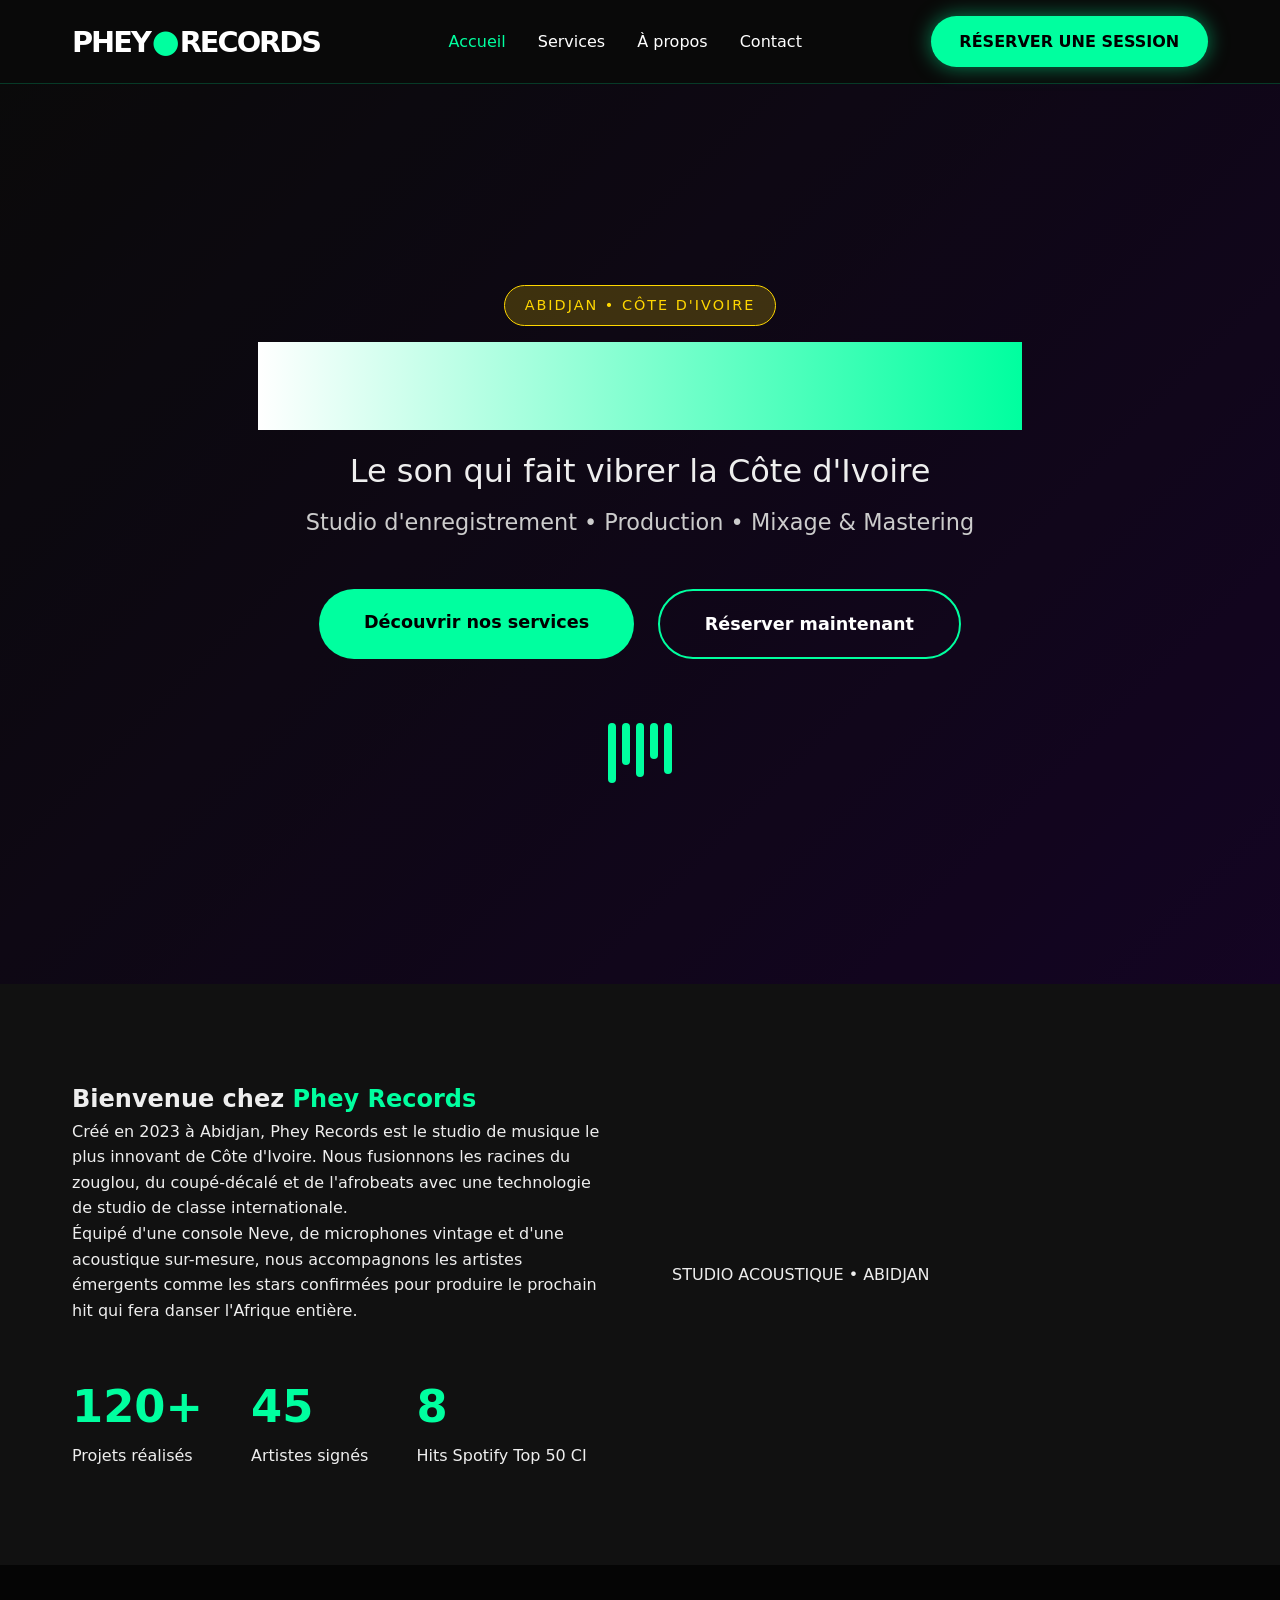
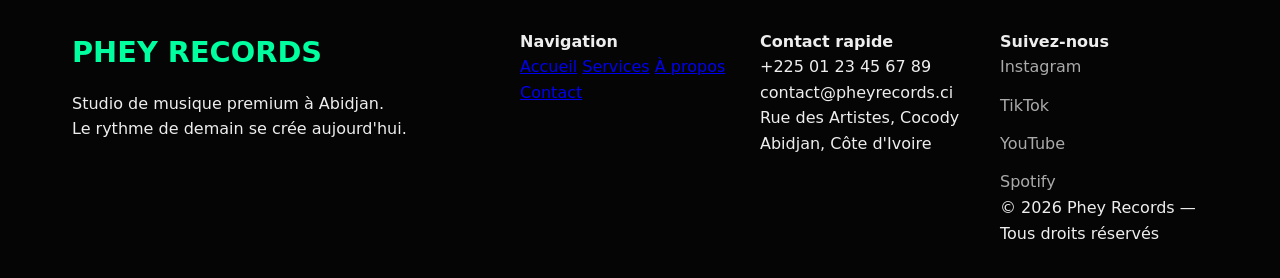
<file: index.html>
<!DOCTYPE html>
<html lang="fr">
<head>
    <meta charset="UTF-8">
    <meta name="viewport" content="width=device-width, initial-scale=1.0">
    <meta name="description" content="Phey Records - Studio de musique ivoirien à Abidjan. Enregistrement, production, mixage & mastering. Le son de la Côte d'Ivoire.">
    <title>Phey Records • Studio de Musique Ivoirien</title>
    <link rel="stylesheet" href="style.css">
</head>
<body>
    <!-- NAVIGATION 100% CSS -->
    <nav class="navbar">
        <input type="checkbox" id="menu-toggle" class="menu-toggle">
        
        <div class="nav-container">
            <!-- Logo -->
            <a href="index.html" class="logo">
                <span class="logo-text">PHEY</span><span class="logo-dot">●</span><span class="logo-text">RECORDS</span>
            </a>
            
            <!-- Liens desktop -->
            <ul class="nav-links">
                <li><a href="index.html" class="nav-link active">Accueil</a></li>
                <li><a href="services.html" class="nav-link">Services</a></li>
                <li><a href="about.html" class="nav-link">À propos</a></li>
                <li><a href="contact.html" class="nav-link">Contact</a></li>
            </ul>
            
            <!-- Bouton desktop -->
            <a href="contact.html" class="btn-reserver">RÉSERVER UNE SESSION</a>
            
            <!-- Hamburger (label pour le checkbox) -->
            <label for="menu-toggle" class="hamburger">
                <span></span>
                <span></span>
                <span></span>
            </label>
        </div>
        
        <!-- Menu mobile (100% CSS) -->
        <div class="mobile-menu">
            <ul>
                <li><a href="index.html">Accueil</a></li>
                <li><a href="services.html">Services</a></li>
                <li><a href="apropos.html">À propos</a></li>
                <li><a href="contact.html">Contact</a></li>
                <li><a href="contact.html" class="btn-reserver mobile-btn">RÉSERVER UNE SESSION</a></li>
            </ul>
        </div>
    </nav>

    <!-- HERO -->
    <header class="hero">
        <div class="hero-overlay"></div>
        <div class="hero-content">
            <div class="hero-badge">ABIDJAN • CÔTE D'IVOIRE</div>
            <h1 class="hero-title">PHEY RECORDS</h1>
            <p class="hero-subtitle">Le son qui fait vibrer la Côte d'Ivoire</p>
            <p class="hero-tagline">Studio d'enregistrement • Production • Mixage & Mastering</p>
            
            <div class="hero-buttons">
                <a href="services.html" class="btn-primary">Découvrir nos services</a>
                <a href="contact.html" class="btn-secondary">Réserver maintenant</a>
            </div>
            
            <div class="waveform">
                <div class="bar"></div>
                <div class="bar"></div>
                <div class="bar"></div>
                <div class="bar"></div>
                <div class="bar"></div>
            </div>
        </div>
    </header>

    <!-- PRÉSENTATION -->
    <section class="presentation">
        <div class="container">
            <div class="presentation-grid">
                <div class="presentation-text">
                    <h2>Bienvenue chez <span class="highlight">Phey Records</span></h2>
                    <p>Créé en 2023 à Abidjan, Phey Records est le studio de musique le plus innovant de Côte d'Ivoire. Nous fusionnons les racines du zouglou, du coupé-décalé et de l'afrobeats avec une technologie de studio de classe internationale.</p>
                    <p>Équipé d'une console Neve, de microphones vintage et d'une acoustique sur-mesure, nous accompagnons les artistes émergents comme les stars confirmées pour produire le prochain hit qui fera danser l'Afrique entière.</p>
                    <div class="stats">
                        <div class="stat-item">
                            <span class="stat-number">120+</span>
                            <span class="stat-label">Projets réalisés</span>
                        </div>
                        <div class="stat-item">
                            <span class="stat-number">45</span>
                            <span class="stat-label">Artistes signés</span>
                        </div>
                        <div class="stat-item">
                            <span class="stat-number">8</span>
                            <span class="stat-label">Hits Spotify Top 50 CI</span>
                        </div>
                    </div>
                </div>
                
                <div class="presentation-visual">
                    <div class="studio-visual">
                        <div class="neon-circle"></div>
                        <p class="studio-text">STUDIO ACOUSTIQUE • ABIDJAN</p>
                    </div>
                </div>
            </div>
        </div>
    </section>

    <!-- FOOTER -->
    <footer class="footer">
        <div class="container">
            <div class="footer-grid">
                <div class="footer-col">
                    <div class="logo-footer">PHEY RECORDS</div>
                    <p>Studio de musique premium à Abidjan.<br>Le rythme de demain se crée aujourd'hui.</p>
                </div>
                <div class="footer-col">
                    <h4>Navigation</h4>
                    <a href="index.html">Accueil</a>
                    <a href="services.html">Services</a>
                    <a href="apropos.html">À propos</a>
                    <a href="contact.html">Contact</a>
                </div>
                <div class="footer-col">
                    <h4>Contact rapide</h4>
                    <p>+225 01 23 45 67 89</p>
                    <p>contact@pheyrecords.ci</p>
                    <p>Rue des Artistes, Cocody<br>Abidjan, Côte d'Ivoire</p>
                </div>
                <div class="footer-col">
                    <h4>Suivez-nous</h4>
                    <div class="socials">
                        <a href="#" class="social-link">Instagram</a>
                        <a href="#" class="social-link">TikTok</a>
                        <a href="#" class="social-link">YouTube</a>
                        <a href="#" class="social-link">Spotify</a>
                    </div>
                    <p class="copyright">© 2026 Phey Records — Tous droits réservés</p>
                </div>
            </div>
        </div>
    </footer>
</body>
</html>
</file>
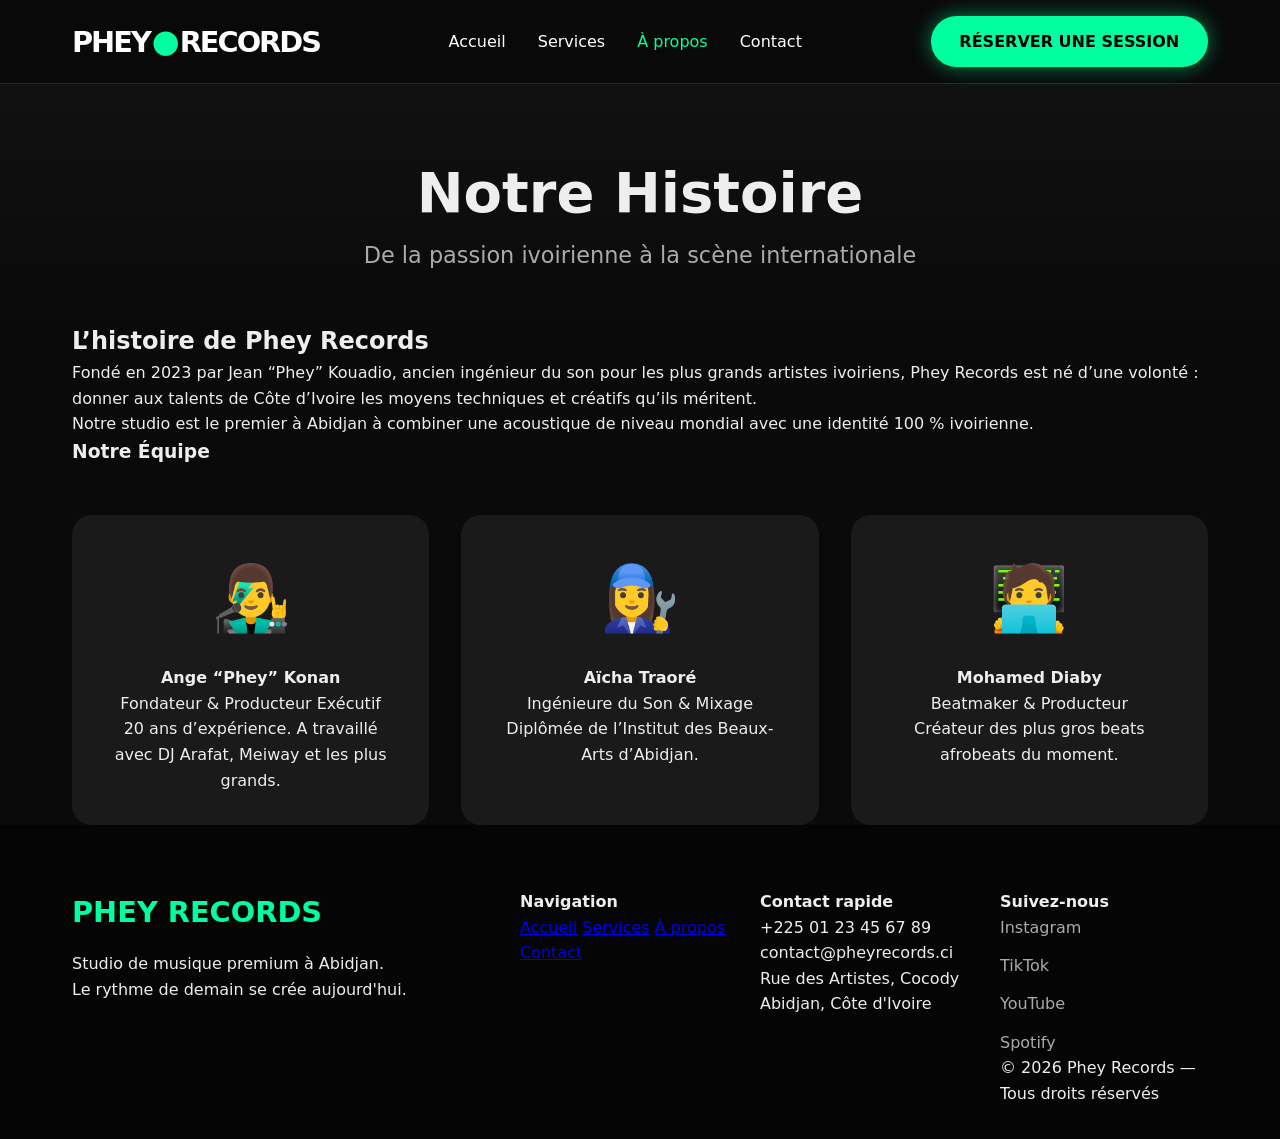
<file: about.html>
<!DOCTYPE html>
<html lang="fr">
<head>
    <meta charset="UTF-8">
    <meta name="viewport" content="width=device-width, initial-scale=1.0">
    <title>À propos • Phey Records</title>
    <link rel="stylesheet" href="style.css">
</head>
<body>
    <nav class="navbar">
        <input type="checkbox" id="menu-toggle" class="menu-toggle">
        
        <div class="nav-container">
            <a href="index.html" class="logo">
                <span class="logo-text">PHEY</span><span class="logo-dot">●</span><span class="logo-text">RECORDS</span>
            </a>
            
            <ul class="nav-links">
                <li><a href="index.html" class="nav-link">Accueil</a></li>
                <li><a href="services.html" class="nav-link">Services</a></li>
                <li><a href="apropos.html" class="nav-link active">À propos</a></li>
                <li><a href="contact.html" class="nav-link">Contact</a></li>
            </ul>
            
            <a href="contact.html" class="btn-reserver">RÉSERVER UNE SESSION</a>
            
            <label for="menu-toggle" class="hamburger">
                <span></span><span></span><span></span>
            </label>
        </div>
        
        <div class="mobile-menu">
            <ul>
                <li><a href="index.html">Accueil</a></li>
                <li><a href="services.html">Services</a></li>
                <li><a href="apropos.html">À propos</a></li>
                <li><a href="contact.html">Contact</a></li>
                <li><a href="contact.html" class="btn-reserver mobile-btn">RÉSERVER UNE SESSION</a></li>
            </ul>
        </div>
    </nav>

    <header class="page-header">
        <h1>Notre Histoire</h1>
        <p class="page-subtitle">De la passion ivoirienne à la scène internationale</p>
    </header>

    <section class="about-section">
        <div class="container">
            <div class="story">
                <h2>L’histoire de Phey Records</h2>
                <p>Fondé en 2023 par Jean “Phey” Kouadio, ancien ingénieur du son pour les plus grands artistes ivoiriens, Phey Records est né d’une volonté : donner aux talents de Côte d’Ivoire les moyens techniques et créatifs qu’ils méritent.</p>
                <p>Notre studio est le premier à Abidjan à combiner une acoustique de niveau mondial avec une identité 100 % ivoirienne.</p>
            </div>

            <h3 class="team-title">Notre Équipe</h3>
            <div class="team-grid">
                <div class="team-card">
                    <div class="team-avatar">👨‍🎤</div>
                    <h4>Ange “Phey” Konan</h4>
                    <p class="role">Fondateur & Producteur Exécutif</p>
                    <p>20 ans d’expérience. A travaillé avec DJ Arafat, Meiway et les plus grands.</p>
                </div>
                <div class="team-card">
                    <div class="team-avatar">👩‍🔧</div>
                    <h4>Aïcha Traoré</h4>
                    <p class="role">Ingénieure du Son & Mixage</p>
                    <p>Diplômée de l’Institut des Beaux-Arts d’Abidjan.</p>
                </div>
                <div class="team-card">
                    <div class="team-avatar">🧑‍💻</div>
                    <h4>Mohamed Diaby</h4>
                    <p class="role">Beatmaker & Producteur</p>
                    <p>Créateur des plus gros beats afrobeats du moment.</p>
                </div>
            </div>
        </div>
    </section>

    <footer class="footer">
        <div class="container">
            <div class="footer-grid">
                <div class="footer-col">
                    <div class="logo-footer">PHEY RECORDS</div>
                    <p>Studio de musique premium à Abidjan.<br>Le rythme de demain se crée aujourd'hui.</p>
                </div>
                <div class="footer-col">
                    <h4>Navigation</h4>
                    <a href="index.html">Accueil</a>
                    <a href="services.html">Services</a>
                    <a href="about.html">À propos</a>
                    <a href="contact.html">Contact</a>
                </div>
                <div class="footer-col">
                    <h4>Contact rapide</h4>
                    <p>+225 01 23 45 67 89</p>
                    <p>contact@pheyrecords.ci</p>
                    <p>Rue des Artistes, Cocody<br>Abidjan, Côte d'Ivoire</p>
                </div>
                <div class="footer-col">
                    <h4>Suivez-nous</h4>
                    <div class="socials">
                        <a href="#" class="social-link">Instagram</a>
                        <a href="#" class="social-link">TikTok</a>
                        <a href="#" class="social-link">YouTube</a>
                        <a href="#" class="social-link">Spotify</a>
                    </div>
                    <p class="copyright">© 2026 Phey Records — Tous droits réservés</p>
                </div>
            </div>
        </div>
    </footer>
</body>
</html>
</file>
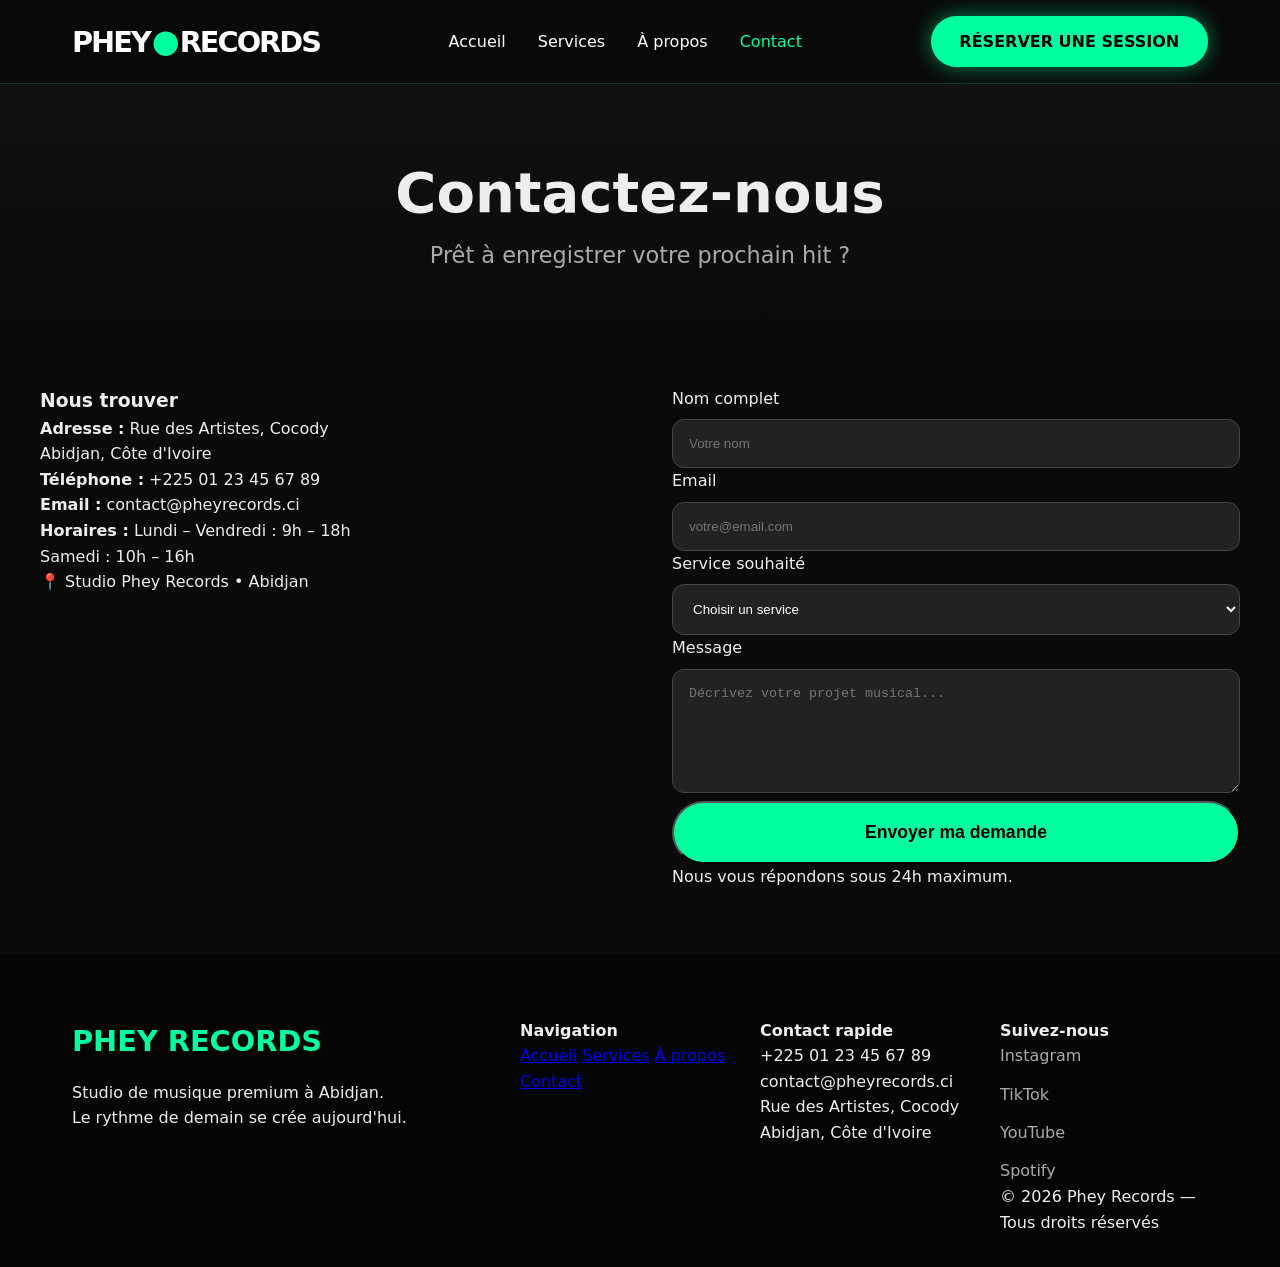
<file: contact.html>
<!DOCTYPE html>
<html lang="fr">
<head>
    <meta charset="UTF-8">
    <meta name="viewport" content="width=device-width, initial-scale=1.0">
    <title>Contact • Phey Records</title>
    <link rel="stylesheet" href="style.css">
</head>
<body>
    <nav class="navbar">
        <input type="checkbox" id="menu-toggle" class="menu-toggle">
        
        <div class="nav-container">
            <a href="index.html" class="logo">
                <span class="logo-text">PHEY</span><span class="logo-dot">●</span><span class="logo-text">RECORDS</span>
            </a>
            
            <ul class="nav-links">
                <li><a href="index.html" class="nav-link">Accueil</a></li>
                <li><a href="services.html" class="nav-link">Services</a></li>
                <li><a href="about.html" class="nav-link">À propos</a></li>
                <li><a href="contact.html" class="nav-link active">Contact</a></li>
            </ul>
            
            <a href="contact.html" class="btn-reserver">RÉSERVER UNE SESSION</a>
            
            <label for="menu-toggle" class="hamburger">
                <span></span><span></span><span></span>
            </label>
        </div>
        
        <div class="mobile-menu">
            <ul>
                <li><a href="index.html">Accueil</a></li>
                <li><a href="services.html">Services</a></li>
                <li><a href="apropos.html">À propos</a></li>
                <li><a href="contact.html">Contact</a></li>
                <li><a href="contact.html" class="btn-reserver mobile-btn">RÉSERVER UNE SESSION</a></li>
            </ul>
        </div>
    </nav>

    <header class="page-header">
        <h1>Contactez-nous</h1>
        <p class="page-subtitle">Prêt à enregistrer votre prochain hit ?</p>
    </header>

    <section class="contact-section">
        <div class="container contact-grid">
            <div class="contact-info">
                <h3>Nous trouver</h3>
                <div class="info-item"><strong>Adresse :</strong> Rue des Artistes, Cocody<br>Abidjan, Côte d'Ivoire</div>
                <div class="info-item"><strong>Téléphone :</strong> +225 01 23 45 67 89</div>
                <div class="info-item"><strong>Email :</strong> contact@pheyrecords.ci</div>
                <div class="info-item"><strong>Horaires :</strong> Lundi – Vendredi : 9h – 18h<br>Samedi : 10h – 16h</div>
                
                <div class="map-placeholder">
                    <div class="map-box">📍 Studio Phey Records • Abidjan</div>
                </div>
            </div>
            
            <form class="contact-form" action="#" method="POST">
                <div class="form-group">
                    <label>Nom complet</label>
                    <input type="text" name="name" placeholder="Votre nom" required>
                </div>
                <div class="form-group">
                    <label>Email</label>
                    <input type="email" name="email" placeholder="votre@email.com" required>
                </div>
                <div class="form-group">
                    <label>Service souhaité</label>
                    <select name="service">
                        <option value="">Choisir un service</option>
                        <option value="enregistrement">Enregistrement Studio</option>
                        <option value="mixage">Mixage & Mastering</option>
                        <option value="beat">Production Beat</option>
                        <option value="location">Location Salle</option>
                    </select>
                </div>
                <div class="form-group">
                    <label>Message</label>
                    <textarea name="message" rows="6" placeholder="Décrivez votre projet musical..." required></textarea>
                </div>
                <button type="submit" class="btn-primary full-width">Envoyer ma demande</button>
                <p class="form-note">Nous vous répondons sous 24h maximum.</p>
            </form>
        </div>
    </section>

    <footer class="footer">
        <div class="container">
            <div class="footer-grid">
                <div class="footer-col">
                    <div class="logo-footer">PHEY RECORDS</div>
                    <p>Studio de musique premium à Abidjan.<br>Le rythme de demain se crée aujourd'hui.</p>
                </div>
                <div class="footer-col">
                    <h4>Navigation</h4>
                    <a href="index.html">Accueil</a>
                    <a href="services.html">Services</a>
                    <a href="apropos.html">À propos</a>
                    <a href="contact.html">Contact</a>
                </div>
                <div class="footer-col">
                    <h4>Contact rapide</h4>
                    <p>+225 01 23 45 67 89</p>
                    <p>contact@pheyrecords.ci</p>
                    <p>Rue des Artistes, Cocody<br>Abidjan, Côte d'Ivoire</p>
                </div>
                <div class="footer-col">
                    <h4>Suivez-nous</h4>
                    <div class="socials">
                        <a href="#" class="social-link">Instagram</a>
                        <a href="#" class="social-link">TikTok</a>
                        <a href="#" class="social-link">YouTube</a>
                        <a href="#" class="social-link">Spotify</a>
                    </div>
                    <p class="copyright">© 2026 Phey Records — Tous droits réservés</p>
                </div>
            </div>
        </div>
    </footer>
</body>
</html>
</file>
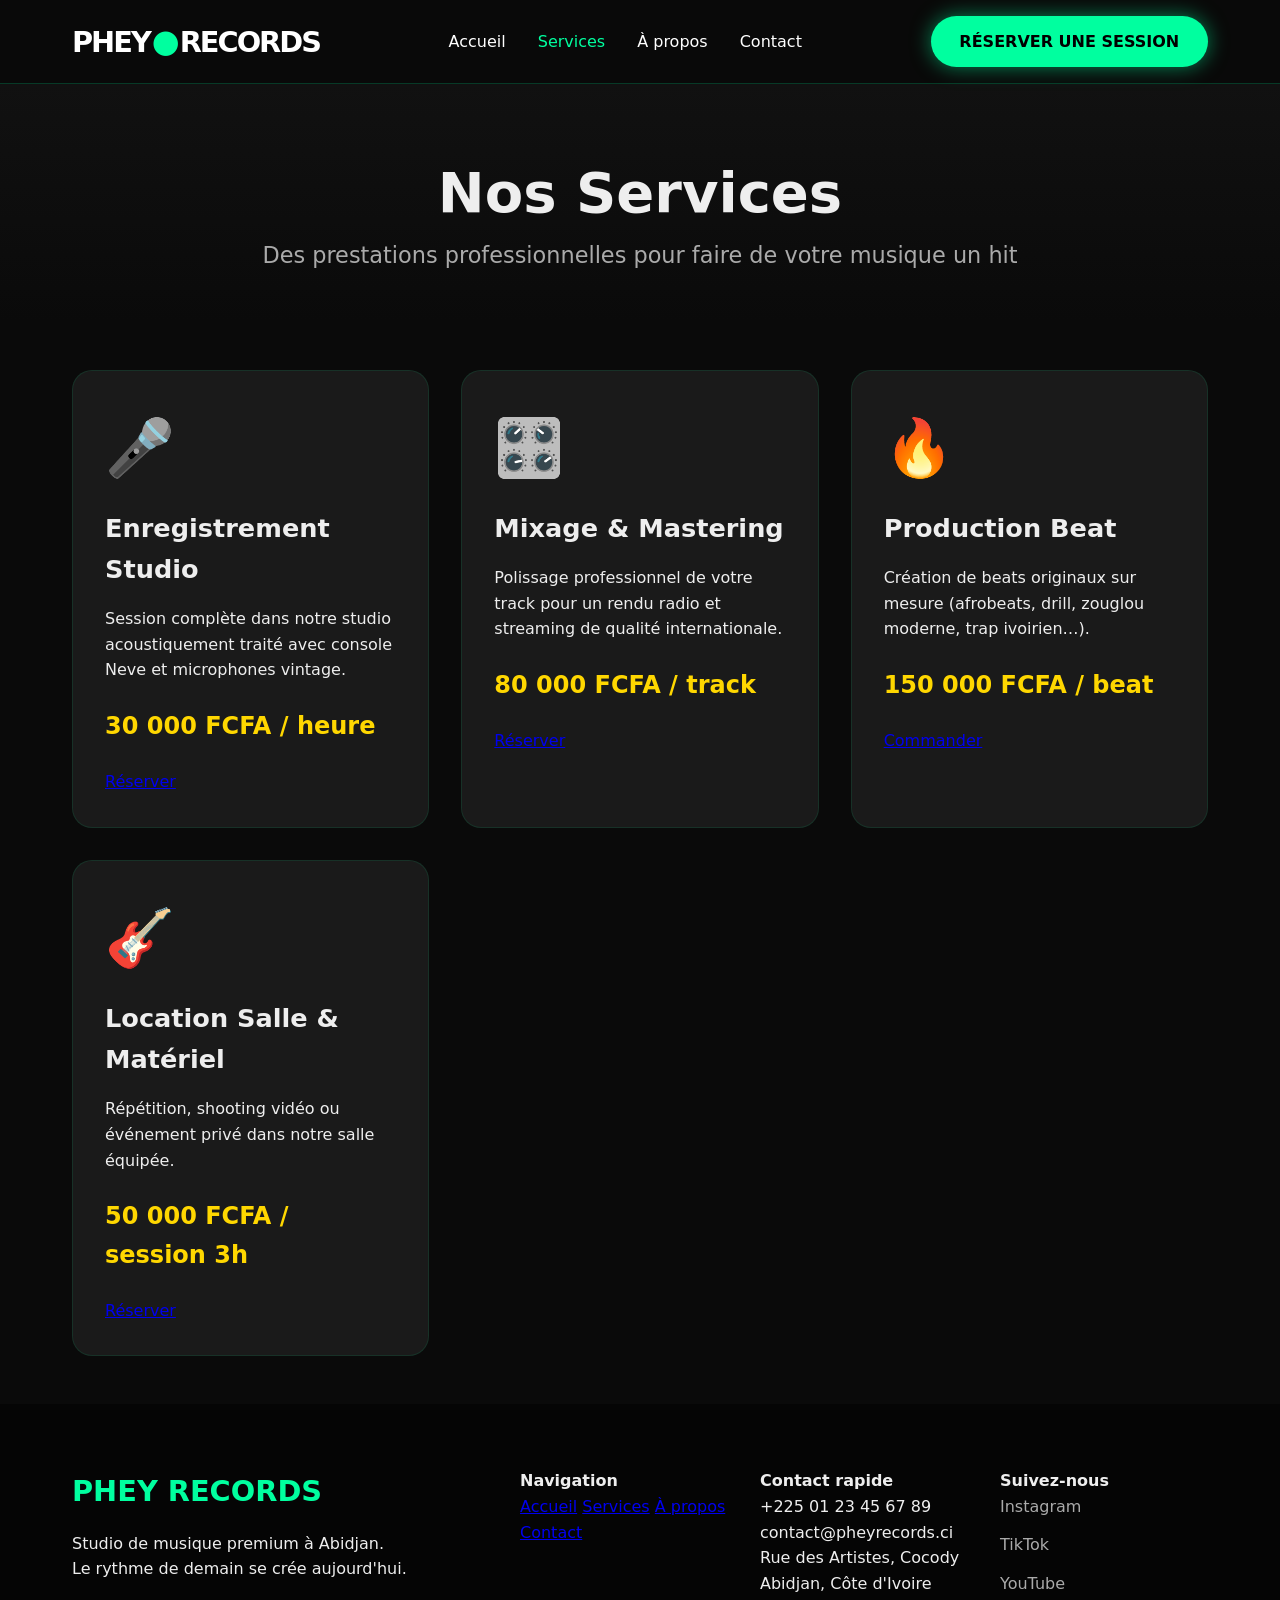
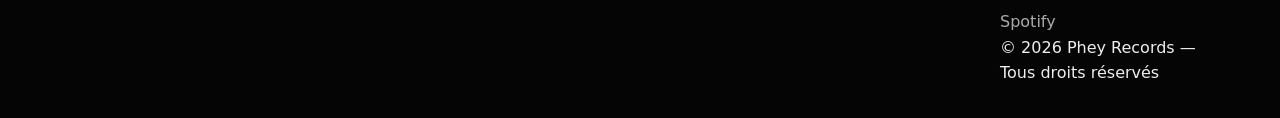
<file: services.html>
<!DOCTYPE html>
<html lang="fr">
<head>
    <meta charset="UTF-8">
    <meta name="viewport" content="width=device-width, initial-scale=1.0">
    <title>Services • Phey Records</title>
    <link rel="stylesheet" href="style.css">
</head>
<body>
    <nav class="navbar">
        <input type="checkbox" id="menu-toggle" class="menu-toggle">
        
        <div class="nav-container">
            <a href="index.html" class="logo">
                <span class="logo-text">PHEY</span><span class="logo-dot">●</span><span class="logo-text">RECORDS</span>
            </a>
            
            <ul class="nav-links">
                <li><a href="index.html" class="nav-link">Accueil</a></li>
                <li><a href="services.html" class="nav-link active">Services</a></li>
                <li><a href="about.html" class="nav-link">À propos</a></li>
                <li><a href="contact.html" class="nav-link">Contact</a></li>
            </ul>
            
            <a href="contact.html" class="btn-reserver">RÉSERVER UNE SESSION</a>
            
            <label for="menu-toggle" class="hamburger">
                <span></span><span></span><span></span>
            </label>
        </div>
        
        <div class="mobile-menu">
            <ul>
                <li><a href="index.html">Accueil</a></li>
                <li><a href="services.html">Services</a></li>
                <li><a href="apropos.html">À propos</a></li>
                <li><a href="contact.html">Contact</a></li>
                <li><a href="contact.html" class="btn-reserver mobile-btn">RÉSERVER UNE SESSION</a></li>
            </ul>
        </div>
    </nav>

    <header class="page-header">
        <h1>Nos Services</h1>
        <p class="page-subtitle">Des prestations professionnelles pour faire de votre musique un hit</p>
    </header>

    <section class="services-section">
        <div class="container">
            <div class="services-grid">
                <div class="service-card">
                    <div class="card-icon">🎤</div>
                    <h3>Enregistrement Studio</h3>
                    <p>Session complète dans notre studio acoustiquement traité avec console Neve et microphones vintage.</p>
                    <div class="price">30 000 FCFA / heure</div>
                    <a href="contact.html" class="btn-card">Réserver</a>
                </div>
                
                <div class="service-card">
                    <div class="card-icon">🎛️</div>
                    <h3>Mixage & Mastering</h3>
                    <p>Polissage professionnel de votre track pour un rendu radio et streaming de qualité internationale.</p>
                    <div class="price">80 000 FCFA / track</div>
                    <a href="contact.html" class="btn-card">Réserver</a>
                </div>
                
                <div class="service-card">
                    <div class="card-icon">🔥</div>
                    <h3>Production Beat</h3>
                    <p>Création de beats originaux sur mesure (afrobeats, drill, zouglou moderne, trap ivoirien…).</p>
                    <div class="price">150 000 FCFA / beat</div>
                    <a href="contact.html" class="btn-card">Commander</a>
                </div>
                
                <div class="service-card">
                    <div class="card-icon">🎸</div>
                    <h3>Location Salle & Matériel</h3>
                    <p>Répétition, shooting vidéo ou événement privé dans notre salle équipée.</p>
                    <div class="price">50 000 FCFA / session 3h</div>
                    <a href="contact.html" class="btn-card">Réserver</a>
                </div>
            </div>
        </div>
    </section>

    <footer class="footer">
        <div class="container">
            <div class="footer-grid">
                <div class="footer-col">
                    <div class="logo-footer">PHEY RECORDS</div>
                    <p>Studio de musique premium à Abidjan.<br>Le rythme de demain se crée aujourd'hui.</p>
                </div>
                <div class="footer-col">
                    <h4>Navigation</h4>
                    <a href="index.html">Accueil</a>
                    <a href="services.html">Services</a>
                    <a href="apropos.html">À propos</a>
                    <a href="contact.html">Contact</a>
                </div>
                <div class="footer-col">
                    <h4>Contact rapide</h4>
                    <p>+225 01 23 45 67 89</p>
                    <p>contact@pheyrecords.ci</p>
                    <p>Rue des Artistes, Cocody<br>Abidjan, Côte d'Ivoire</p>
                </div>
                <div class="footer-col">
                    <h4>Suivez-nous</h4>
                    <div class="socials">
                        <a href="#" class="social-link">Instagram</a>
                        <a href="#" class="social-link">TikTok</a>
                        <a href="#" class="social-link">YouTube</a>
                        <a href="#" class="social-link">Spotify</a>
                    </div>
                    <p class="copyright">© 2026 Phey Records — Tous droits réservés</p>
                </div>
            </div>
        </div>
    </footer>
</body>
</html>
</file>
<file: style.css>
:root {
    --primary: #00ff9f;
    --accent: #ffd700;
    --dark: #0a0a0a;
    --text: #eeeeee;
}

* {
    margin: 0;
    padding: 0;
    box-sizing: border-box;
}

body {
    font-family: 'Segoe UI', system-ui, -apple-system, sans-serif;
    background: var(--dark);
    color: var(--text);
    line-height: 1.6;
}

/* ==================== NAVIGATION ==================== */
.navbar {
    background: rgba(10, 10, 10, 0.95);
    backdrop-filter: blur(10px);
    position: sticky;
    top: 0;
    z-index: 1000;
    border-bottom: 1px solid rgba(0, 255, 159, 0.2);
}

.menu-toggle {
    display: none;
}

.nav-container {
    max-width: 1200px;
    margin: 0 auto;
    padding: 1rem 2rem;
    display: flex;
    align-items: center;
    justify-content: space-between;
    position: relative;
}

.logo {
    font-size: 1.8rem;
    font-weight: 900;
    letter-spacing: -2px;
    text-decoration: none;
    color: white;
    display: flex;
    align-items: center;
}

.logo:hover { color: var(--primary); }

.logo-dot {
    color: var(--primary);
    font-size: 2rem;
    margin: 0 2px;
}

.nav-links {
    display: flex;
    gap: 2rem;
    list-style: none;
}

.nav-link {
    color: white;
    text-decoration: none;
    font-weight: 500;
    transition: color 0.3s;
}

.nav-link:hover,
.nav-link.active {
    color: var(--primary);
}

.btn-reserver {
    background: var(--primary);
    color: #000;
    padding: 0.8rem 1.8rem;
    border-radius: 50px;
    font-weight: 700;
    text-decoration: none;
    transition: all 0.3s;
    box-shadow: 0 0 20px rgba(0, 255, 159, 0.5);
}

.btn-reserver:hover {
    transform: scale(1.05);
    box-shadow: 0 0 30px rgba(0, 255, 159, 0.8);
}

/* Hamburger */
.hamburger {
    display: none;
    flex-direction: column;
    gap: 4px;
    cursor: pointer;
    width: 30px;
    height: 30px;
    justify-content: center;
}

.hamburger span {
    width: 100%;
    height: 3px;
    background: white;
    transition: 0.3s;
    border-radius: 3px;
}

/* Menu mobile */
.mobile-menu {
    display: none;
    background: #111;
    padding: 1.5rem 2rem;
    width: 100%;
}

.mobile-menu ul {
    list-style: none;
}

.mobile-menu ul li {
    margin-bottom: 1rem;
}

.mobile-menu a {
    color: white;
    text-decoration: none;
    font-size: 1.2rem;
    display: block;
}

.mobile-btn {
    display: block;
    text-align: center;
    margin-top: 1rem;
}

/* Checkbox hack : quand coché, on affiche le menu mobile */
.menu-toggle:checked ~ .mobile-menu {
    display: block;
}

/* ==================== HERO ==================== */
.hero {
    height: 100vh;
    background: linear-gradient(135deg, #0a0a0a, #1a0033);
    position: relative;
    display: flex;
    align-items: center;
    overflow: hidden;
}

.hero-overlay {
    position: absolute;
    top: 0; left: 0;
    width: 100%; height: 100%;
    background: rgba(10, 10, 10, 0.4);
}

.hero-content {
    max-width: 1200px;
    margin: 0 auto;
    padding: 0 2rem;
    position: relative;
    z-index: 3;
    text-align: center;
}

.hero-badge {
    display: inline-block;
    background: rgba(255, 215, 0, 0.2);
    color: var(--accent);
    padding: 8px 20px;
    border-radius: 50px;
    font-size: 0.9rem;
    letter-spacing: 2px;
    margin-bottom: 1rem;
    border: 1px solid var(--accent);
}

.hero-title {
    font-size: 5.5rem;
    font-weight: 900;
    line-height: 1;
    margin-bottom: 1rem;
    background: linear-gradient(90deg, #fff, var(--primary));
    -webkit-text-fill-color: transparent;
}

.hero-subtitle { font-size: 2rem; margin-bottom: 0.5rem; }
.hero-tagline { font-size: 1.4rem; color: #ccc; margin-bottom: 3rem; }

.hero-buttons {
    display: flex;
    gap: 1.5rem;
    justify-content: center;
    flex-wrap: wrap;
}

.btn-primary, .btn-secondary {
    padding: 1.2rem 2.8rem;
    border-radius: 50px;
    font-size: 1.1rem;
    font-weight: 700;
    text-decoration: none;
    transition: all 0.3s;
}

.btn-primary {
    background: var(--primary);
    color: #000;
}

.btn-secondary {
    background: transparent;
    color: white;
    border: 2px solid var(--primary);
}

.btn-primary:hover, .btn-secondary:hover {
    transform: translateY(-5px);
}

/* Waveform CSS uniquement */
.waveform {
    margin-top: 4rem;
    display: flex;
    justify-content: center;
    gap: 6px;
    height: 60px;
}

.bar {
    width: 8px;
    background: var(--primary);
    animation: soundwave 1.2s infinite ease-in-out;
    border-radius: 50px;
}

.bar:nth-child(2) { animation-delay: 150ms; height: 70%; }
.bar:nth-child(3) { animation-delay: 300ms; height: 90%; }
.bar:nth-child(4) { animation-delay: 80ms; height: 60%; }
.bar:nth-child(5) { animation-delay: 400ms; height: 85%; }

@keyframes soundwave {
    0%, 100% { height: 20px; }
    50% { height: 80px; }
}

/* ==================== AUTRES SECTIONS ==================== */
.container {
    max-width: 1200px;
    margin: 0 auto;
    padding: 0 2rem;
}

.presentation {
    padding: 6rem 0;
    background: #111;
}

.presentation-grid {
    display: grid;
    grid-template-columns: 1fr 1fr;
    gap: 4rem;
    align-items: center;
}

.highlight { color: var(--primary); }

.stats {
    display: flex;
    gap: 3rem;
    margin-top: 3rem;
}

.stat-number {
    display: block;
    font-size: 2.8rem;
    font-weight: 900;
    color: var(--primary);
}

.page-header {
    padding: 4rem 0 3rem;
    text-align: center;
    background: linear-gradient(to bottom, #111, #0a0a0a);
}

.page-header h1 { font-size: 3.5rem; }
.page-subtitle { font-size: 1.4rem; color: #aaa; }

/* Services */
.services-grid {
    display: grid;
    grid-template-columns: repeat(auto-fit, minmax(280px, 1fr));
    gap: 2rem;
    padding: 3rem 0;
}

.service-card {
    background: #1a1a1a;
    border-radius: 20px;
    padding: 2rem;
    transition: all 0.4s;
    border: 1px solid rgba(0, 255, 159, 0.1);
}

.service-card:hover {
    transform: translateY(-15px);
    border-color: var(--primary);
    box-shadow: 0 20px 40px rgba(0, 255, 159, 0.2);
}

.card-icon { font-size: 3.5rem; margin-bottom: 1rem; }
.service-card h3 { font-size: 1.6rem; margin-bottom: 1rem; }
.price { font-size: 1.5rem; font-weight: 700; color: var(--accent); margin: 1.5rem 0; }

/* À propos */
.team-grid {
    display: grid;
    grid-template-columns: repeat(auto-fit, minmax(260px, 1fr));
    gap: 2rem;
    margin-top: 3rem;
}

.team-card {
    background: #1a1a1a;
    padding: 2rem;
    border-radius: 20px;
    text-align: center;
    transition: 0.3s;
}

.team-card:hover { background: #222; }
.team-avatar { font-size: 4rem; margin-bottom: 1rem; }

/* Contact */
.contact-grid {
    display: grid;
    grid-template-columns: 1fr 1fr;
    gap: 4rem;
    padding: 4rem 0;
}

.contact-form input,
.contact-form select,
.contact-form textarea {
    width: 100%;
    padding: 1rem;
    background: #222;
    border: 1px solid #444;
    border-radius: 12px;
    color: white;
    margin-top: 0.5rem;
}

.full-width { width: 100%; }

/* Footer */
.footer {
    background: #050505;
    padding: 4rem 0 2rem;
}

.footer-grid {
    display: grid;
    grid-template-columns: 2fr 1fr 1fr 1fr;
    gap: 2rem;
}

.logo-footer {
    font-size: 1.8rem;
    font-weight: 900;
    color: var(--primary);
    margin-bottom: 1rem;
}

.socials { display: flex; flex-direction: column; gap: 0.8rem; }
.social-link { color: #aaa; text-decoration: none; }
.social-link:hover { color: var(--primary); }

/* ==================== RESPONSIVE (menu mobile) ==================== */
@media (max-width: 768px) {
    .nav-links,
    .btn-reserver {
        display: none;
    }
    
    .hamburger {
        display: flex;
    }
    
    .mobile-menu {
        padding: 1.5rem 2rem;
    }
    
    .hero-title { font-size: 3.5rem; }
    
    .presentation-grid,
    .contact-grid {
        grid-template-columns: 1fr;
    }
}
</file>
